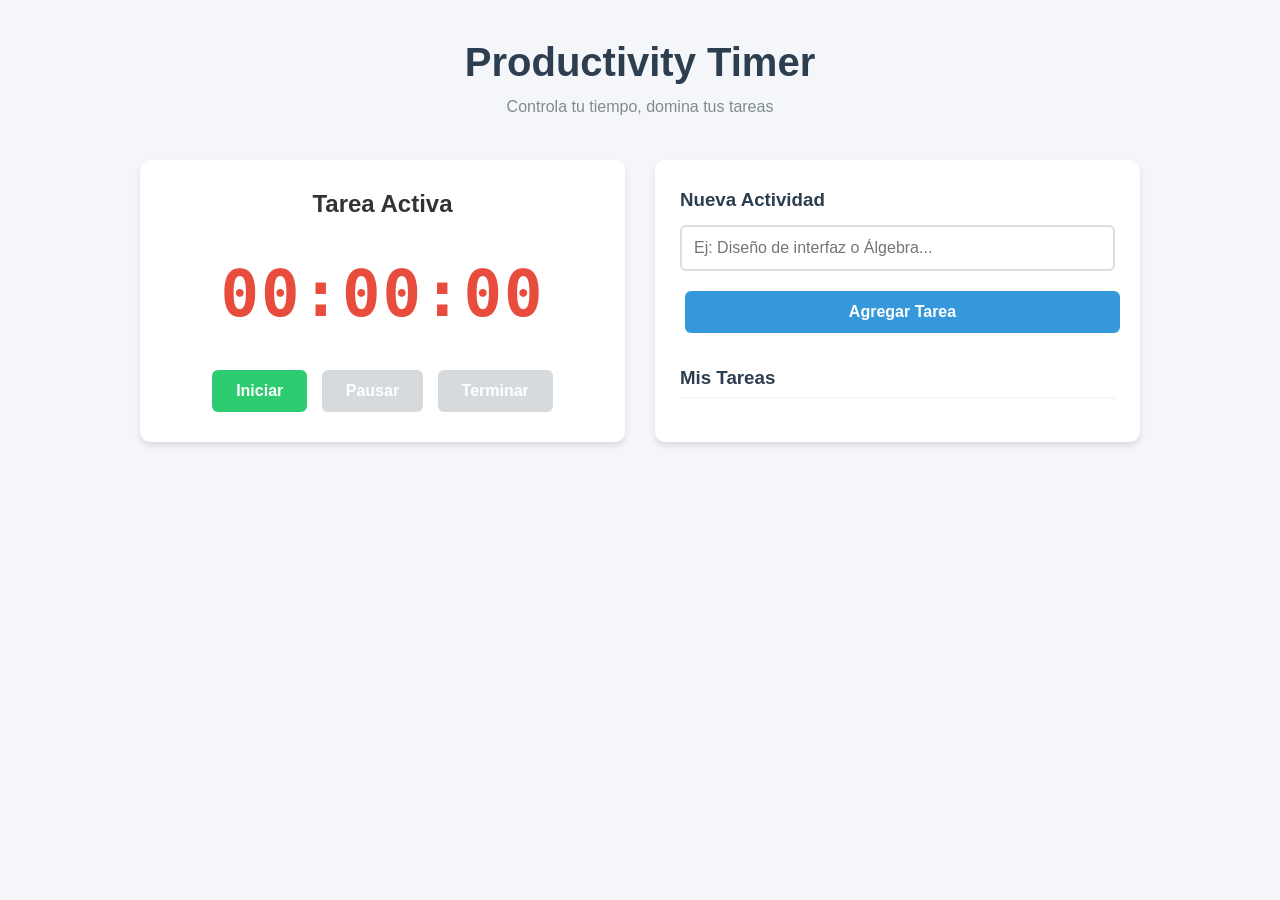
<file: index.html>
<!DOCTYPE html>
<html lang="es">
<head>
    <meta charset="UTF-8">
    <meta name="viewport" content="width=device-width, initial-scale=1.0">
    <title>Productivity Timer</title>
    <link rel="stylesheet" href="style.css">
</head>
<body>

    <header>
        <h1>Productivity Timer</h1>
        <p>Controla tu tiempo, domina tus tareas</p>
    </header>

    <main class="contenedor">
        <section class="seccion-timer">
            <div class="tarjeta-timer">
                <h2>Tarea Activa</h2>
                <div id="reloj">00:00:00</div>
                <div class="botones-control">
                    <button id="btn-iniciar" class="btn">Iniciar</button>
                    <button id="btn-pausar" class="btn" disabled>Pausar</button>
                    <button id="btn-terminar" class="btn" disabled>Terminar</button>
                </div>
            </div>
        </section>

        <section class="seccion-tareas">
            <div class="formulario-tarea">
                <h3>Nueva Actividad</h3>
                <input type="text" id="nombre-tarea" placeholder="Ej: Diseño de interfaz o Álgebra..." required>
                <button id="btn-agregar" class="btn-primario">Agregar Tarea</button>
            </div>

            <div class="lista-tareas-contenedor">
                <h3>Mis Tareas</h3>
                <ul id="lista-tareas">
                    </ul>
            </div>
        </section>
    </main>

    <script src="app.js"></script>
</body>
</html>
</file>
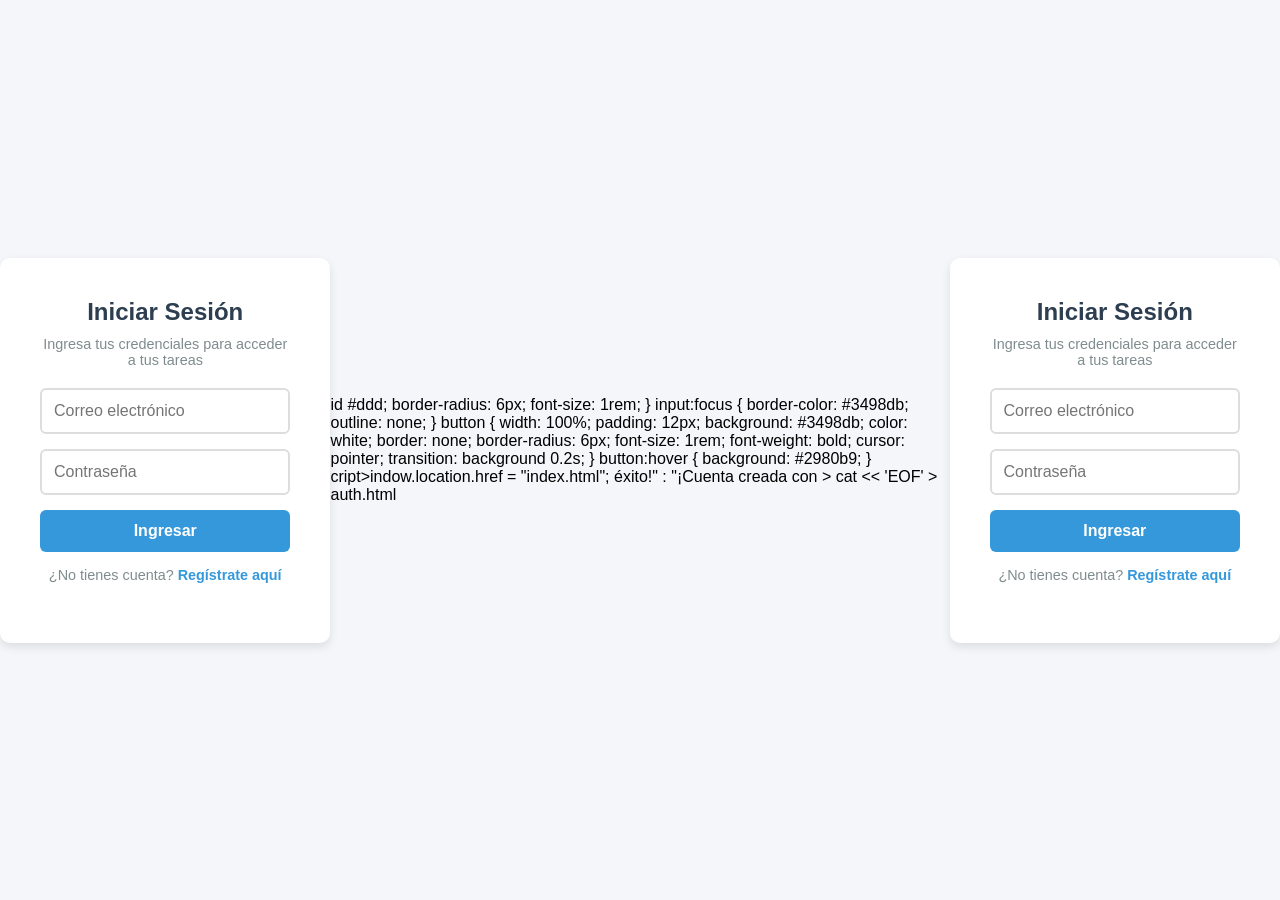
<file: auth.html>
<!DOCTYPE html>
<html lang="es">
<head>
    <meta charset="UTF-8">
    <meta name="viewport" content="width=device-width, initial-scale=1.0">
    <title>Productivity Timer - Login</title>
    <style>
        * { margin: 0; padding: 0; box-sizing: border-box; font-family: 'Segoe UI', sans-serif; }
        body { background-color: #f4f6f9; display: flex; justify-content: center; align-items: center; height: 100vh; }
        .login-contenedor { background: white; padding: 40px; border-radius: 10px; box-shadow: 0 4px 10px rgba(0,0,0,0.1); width: 100%; max-width: 400px; text-align: center; }
        h2 { color: #2c3e50; margin-bottom: 10px; }
        p { color: #7f8c8d; margin-bottom: 20px; font-size: 0.9rem; }
        input { width: 100%; padding: 12px; margin-bottom: 15px; border: 2px solid #ddd; border-radius: 6px; font-size: 1rem; }
        input:focus { border-color: #3498db; outline: none; }
        button { width: 100%; padding: 12px; background: #3498db; color: white; border: none; border-radius: 6px; font-size: 1rem; font-weight: bold; cursor: pointer; transition: background 0.2s; }
        button:hover { background: #2980b9; }
        .cambiar-modo { margin-top: 15px; font-size: 0.85rem; color: #7f8c8d; }
        .cambiar-modo span { color: #3498db; cursor: pointer; font-weight: bold; }
    </style>
</head>
<body>

    <div class="login-contenedor">
        <h2 id="auth-titulo">Iniciar Sesión</h2>
        <p id="auth-subtitulo">Ingresa tus credenciales para acceder a tus tareas</p>

        <form id="auth-form" onsubmit="procesarAuth(event)">
            <input type="email" id="email" placeholder="Correo electrónico" required>
            <input type="password" id="password" placeholder="Contraseña" required>
            <button type="submit" id="btn-auth">Ingresar</button>
        </form>

        <div class="cambiar-modo">
            <p id="texto-alterno">¿No tienes cuenta? <span onclick="cambiarModo()">Regístrate aquí</span></p>
        </div>
    </div>

    <script>
        let esLogin = true;

        function cambiarModo() {
            esLogin = !esLogin;
            const titulo = document.getElementById('auth-titulo');
            const subtitulo = document.getElementById('auth-subtitulo');
            const btn = document.getElementById('btn-auth');
            const textoAlterno = document.getElementById('texto-alterno');

            if (esLogin) {
                titulo.textContent = "Iniciar Sesión";
                subtitulo.textContent = "Ingresa tus credenciales para acceder a tus tareas";
                btn.textContent = "Ingresar";
                textoAlterno.innerHTML = `¿No tienes cuenta? <span onclick="cambiarModo()">Regístrate aquí</span>`;
            } else {
                titulo.textContent = "Crear Cuenta";
                subtitulo.textContent = "Regístrate de forma gratuita para no perder tus datos";
                btn.textContent = "Registrarse";
                textoAlterno.innerHTML = `¿Ya tienes cuenta? <span onclick="cambiarModo()">Inicia sesión aquí</span>`;
            }
        }

        function procesarAuth(e) {
            e.preventDefault();
            // Por ahora simulamos el acceso directo mientras conectamos la base de datos
            alert(esLogin ? "¡Sesión iniciada con éxito!" : "¡Cuenta creada con éxito!");
            window.location.href = "index.html"; 
        }
    </script>
</body>
</html>
id #ddd; border-radius: 6px; font-size: 1rem; }
        input:focus { border-color: #3498db; outline: none; }
        button { width: 100%; padding: 12px; background: #3498db; color: white; border: none; border-radius: 6px; font-size: 1rem; font-weight: bold; cursor: pointer; transition: background 0.2s; }
        button:hover { background: #2980b9; }
</html>cript>indow.location.href = "index.html";  éxito!" : "¡Cuenta creada con
>
cat << 'EOF' > auth.html
<!DOCTYPE html>
<html lang="es">
<head>
    <meta charset="UTF-8">
    <meta name="viewport" content="width=device-width, initial-scale=1.0">
    <title>Productivity Timer - Login</title>
    <style>
        * { margin: 0; padding: 0; box-sizing: border-box; font-family: 'Segoe UI', sans-serif; }
        body { background-color: #f4f6f9; display: flex; justify-content: center; align-items: center; height: 100vh; }
        .login-contenedor { background: white; padding: 40px; border-radius: 10px; box-shadow: 0 4px 10px rgba(0,0,0,0.1); width: 100%; max-width: 400px; text-align: center; }
        h2 { color: #2c3e50; margin-bottom: 10px; }
        p { color: #7f8c8d; margin-bottom: 20px; font-size: 0.9rem; }
        input { width: 100%; padding: 12px; margin-bottom: 15px; border: 2px solid #ddd; border-radius: 6px; font-size: 1rem; }
        input:focus { border-color: #3498db; outline: none; }
        button { width: 100%; padding: 12px; background: #3498db; color: white; border: none; border-radius: 6px; font-size: 1rem; font-weight: bold; cursor: pointer; transition: background 0.2s; }
        button:hover { background: #2980b9; }
        .cambiar-modo { margin-top: 15px; font-size: 0.85rem; color: #7f8c8d; }
        .cambiar-modo span { color: #3498db; cursor: pointer; font-weight: bold; }
    </style>
</head>
<body>

    <div class="login-contenedor">
        <h2 id="auth-titulo">Iniciar Sesión</h2>
        <p id="auth-subtitulo">Ingresa tus credenciales para acceder a tus tareas</p>

        <form id="auth-form">
            <input type="email" id="email" placeholder="Correo electrónico" required>
            <input type="password" id="password" placeholder="Contraseña" required>
            <button type="submit" id="btn-auth">Ingresar</button>
        </form>

        <div class="cambiar-modo">
            <p id="texto-alterno">¿No tienes cuenta? <span id="btn-cambiar-modo">Regístrate aquí</span></p>
        </div>
    </div>

    <script src="auth.js"></script>
</body>
</html>
</file>
<file: style.css>
* {
    margin: 0;
    padding: 0;
    box-sizing: border-box;
    font-family: 'Segoe UI', Tahoma, Geneva, Verdana, sans-serif;
}

body {
    background-color: #f4f6f9;
    color: #333;
    line-height: 1.6;
    padding: 20px;
}

header {
    text-align: center;
    margin-bottom: 30px;
    padding: 10px;
}

header h1 {
    color: #2c3e50;
    font-size: 2.5rem;
}

header p {
    color: #7f8c8d;
}

.contenedor {
    max-width: 1000px;
    margin: 0 auto;
    display: grid;
    grid-template-columns: 1fr 1fr;
    gap: 30px;
}

@media (max-width: 768px) {
    .contenedor {
        grid-template-columns: 1fr;
    }
}

/* TARJETAS Y SECCIONES */
.seccion-timer, .seccion-tareas {
    background: #fff;
    padding: 25px;
    border-radius: 10px;
    box-shadow: 0 4px 6px rgba(0,0,0,0.1);
}

.tarjeta-timer {
    text-align: center;
}

#reloj {
    font-size: 4rem;
    font-weight: bold;
    color: #e74c3c;
    margin: 20px 0;
    font-family: monospace;
    letter-spacing: 2px;
}

/* FORMULARIOS E INPUTS */
.formulario-tarea {
    margin-bottom: 25px;
}

.formulario-tarea h3 {
    margin-bottom: 10px;
    color: #2c3e50;
}

input[type="text"] {
    width: 100%;
    padding: 12px;
    border: 2px solid #ddd;
    border-radius: 6px;
    font-size: 1rem;
    margin-bottom: 15px;
    transition: border-color 0.3s;
}

input[type="text"]:focus {
    border-color: #3498db;
    outline: none;
}

/* BOTONES */
.btn, .btn-primario {
    padding: 12px 24px;
    font-size: 1rem;
    font-weight: bold;
    border: none;
    border-radius: 6px;
    cursor: pointer;
    transition: all 0.2s;
    margin: 5px;
}

.btn-primario {
    background-color: #3498db;
    color: white;
    width: 100%;
}

.btn-primario:hover {
    background-color: #2980b9;
}

#btn-iniciar { background-color: #2ecc71; color: white; }
#btn-iniciar:hover { background-color: #27ae60; }

#btn-pausar { background-color: #f1c40f; color: white; }
#btn-pausar:hover { background-color: #f39c12; }

#btn-terminar { background-color: #e74c3c; color: white; }
#btn-terminar:hover { background-color: #c0392b; }

button:disabled {
    background-color: #bdc3c7 !important;
    cursor: not-allowed;
    opacity: 0.6;
}

/* LISTA DE TAREAS */
.lista-tareas-contenedor h3 {
    margin-bottom: 15px;
    color: #2c3e50;
    border-bottom: 2px solid #f4f6f9;
    padding-bottom: 5px;
}

#lista-tareas {
    list-style: none;
}

.item-tarea {
    background: #f8f9fa;
    padding: 15px;
    margin-bottom: 10px;
    border-radius: 6px;
    display: flex;
    justify-content: space-between;
    align-items: center;
    border-left: 5px solid #bdc3c7;
}

.item-tarea.activa {
    border-left-color: #2ecc71;
    background: #e8f8f5;
}

.item-tarea .tiempo {
    font-family: monospace;
    font-weight: bold;
    background: #eef2f3;
    padding: 4px 8px;
    border-radius: 4px;
}
</file>
